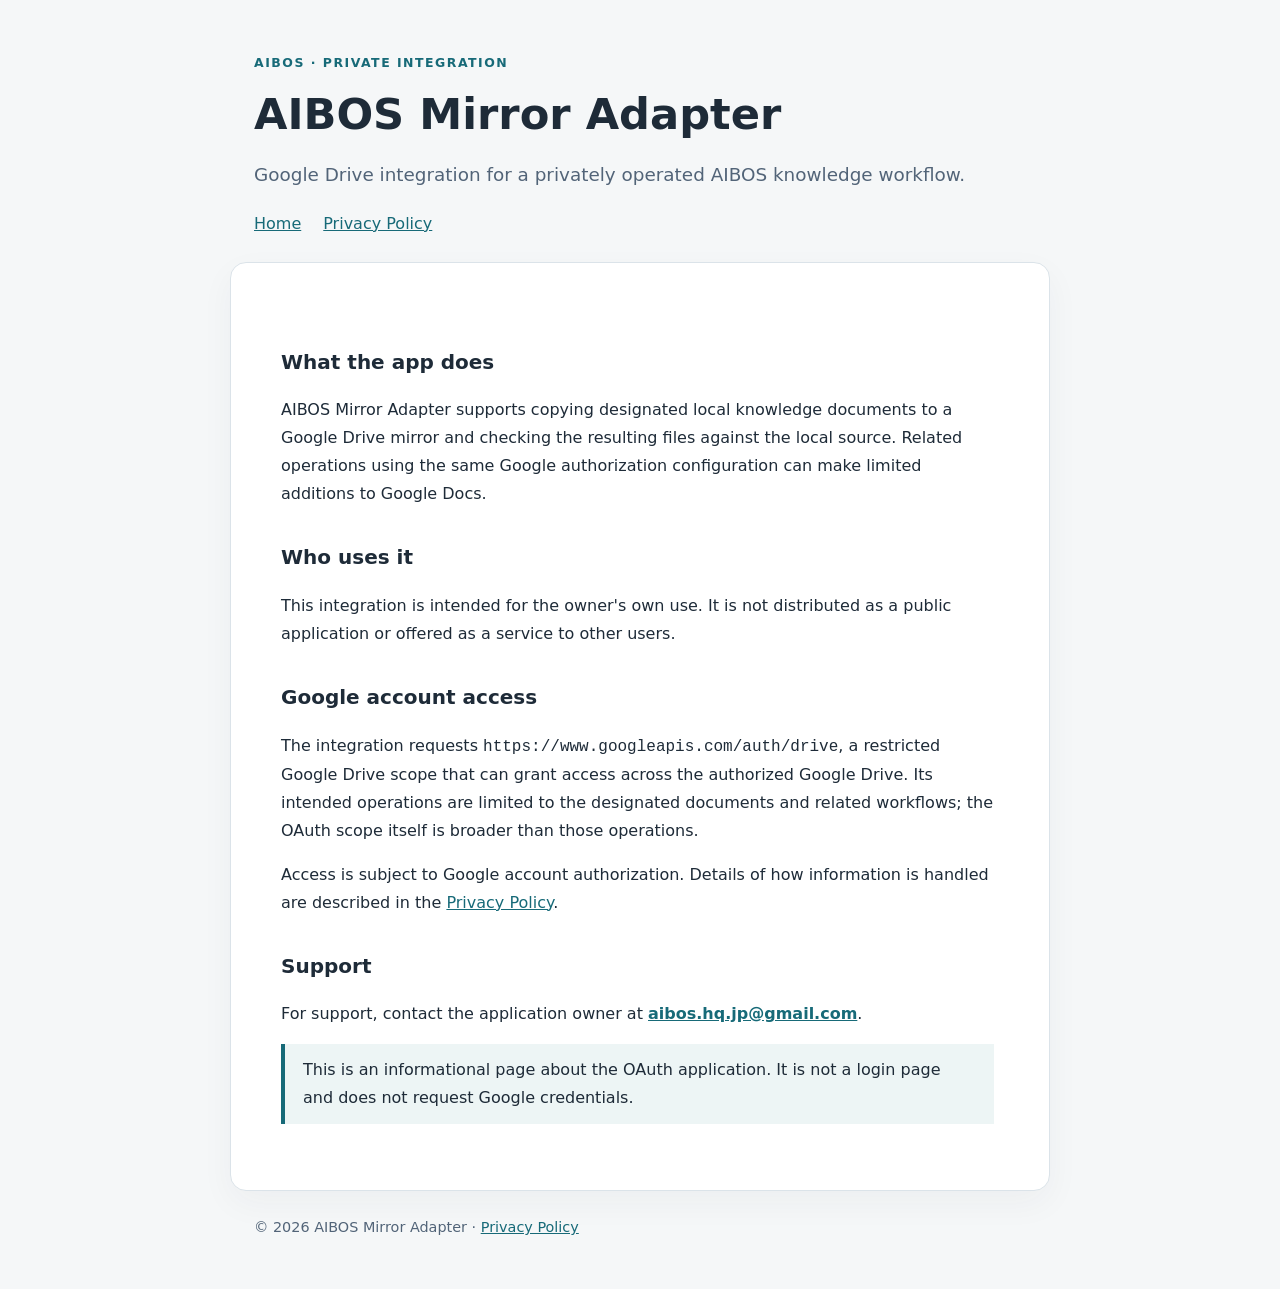
<file: index.html>
<!doctype html>
<html lang="en"><head><meta charset="utf-8"><meta name="viewport" content="width=device-width,initial-scale=1"><meta name="google-site-verification" content="_T1BqsVd5rCoLPoPLEhf7SWjX-OXPNV4OJFECTJy9j0" /><meta name="description" content="Information about AIBOS Mirror Adapter, a privately operated Google Drive integration."><title>AIBOS Mirror Adapter | App Information</title><link rel="stylesheet" href="styles.css"></head>
<body><header><span class="eyebrow">AIBOS · Private integration</span><h1>AIBOS Mirror Adapter</h1><p class="lead">Google Drive integration for a privately operated AIBOS knowledge workflow.</p><nav aria-label="Site navigation"><a href="index.html" aria-current="page">Home</a><a href="privacy.html">Privacy Policy</a></nav></header>
<main><h2>What the app does</h2><p>AIBOS Mirror Adapter supports copying designated local knowledge documents to a Google Drive mirror and checking the resulting files against the local source. Related operations using the same Google authorization configuration can make limited additions to Google Docs.</p>
<h2>Who uses it</h2><p>This integration is intended for the owner's own use. It is not distributed as a public application or offered as a service to other users.</p>
<h2>Google account access</h2><p>The integration requests <code>https://www.googleapis.com/auth/drive</code>, a restricted Google Drive scope that can grant access across the authorized Google Drive. Its intended operations are limited to the designated documents and related workflows; the OAuth scope itself is broader than those operations.</p><p>Access is subject to Google account authorization. Details of how information is handled are described in the <a href="privacy.html">Privacy Policy</a>.</p>
<h2>Support</h2><p>For support, contact the application owner at <strong><a href="mailto:aibos.hq.jp@gmail.com">aibos.hq.jp@gmail.com</a></strong>.</p>
<p class="note">This is an informational page about the OAuth application. It is not a login page and does not request Google credentials.</p></main><footer>© 2026 AIBOS Mirror Adapter · <a href="privacy.html">Privacy Policy</a></footer></body></html>
</file>
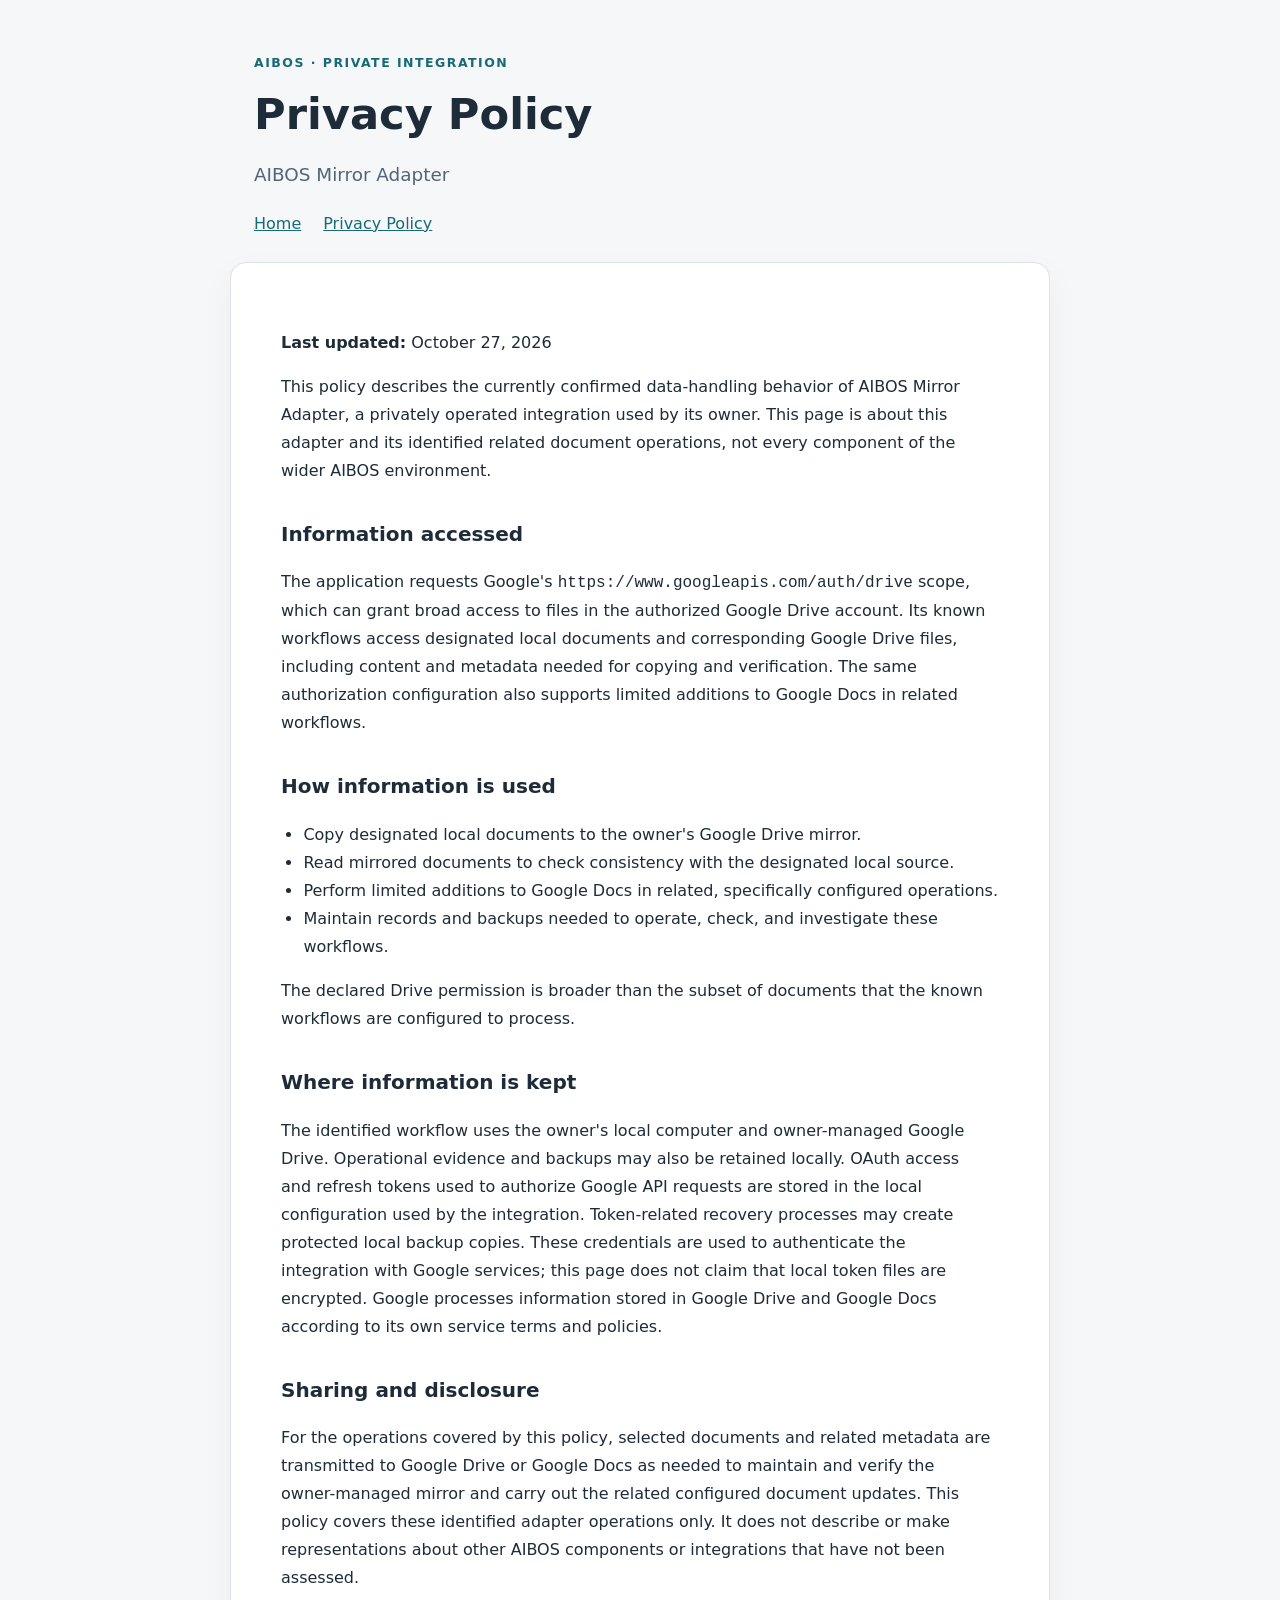
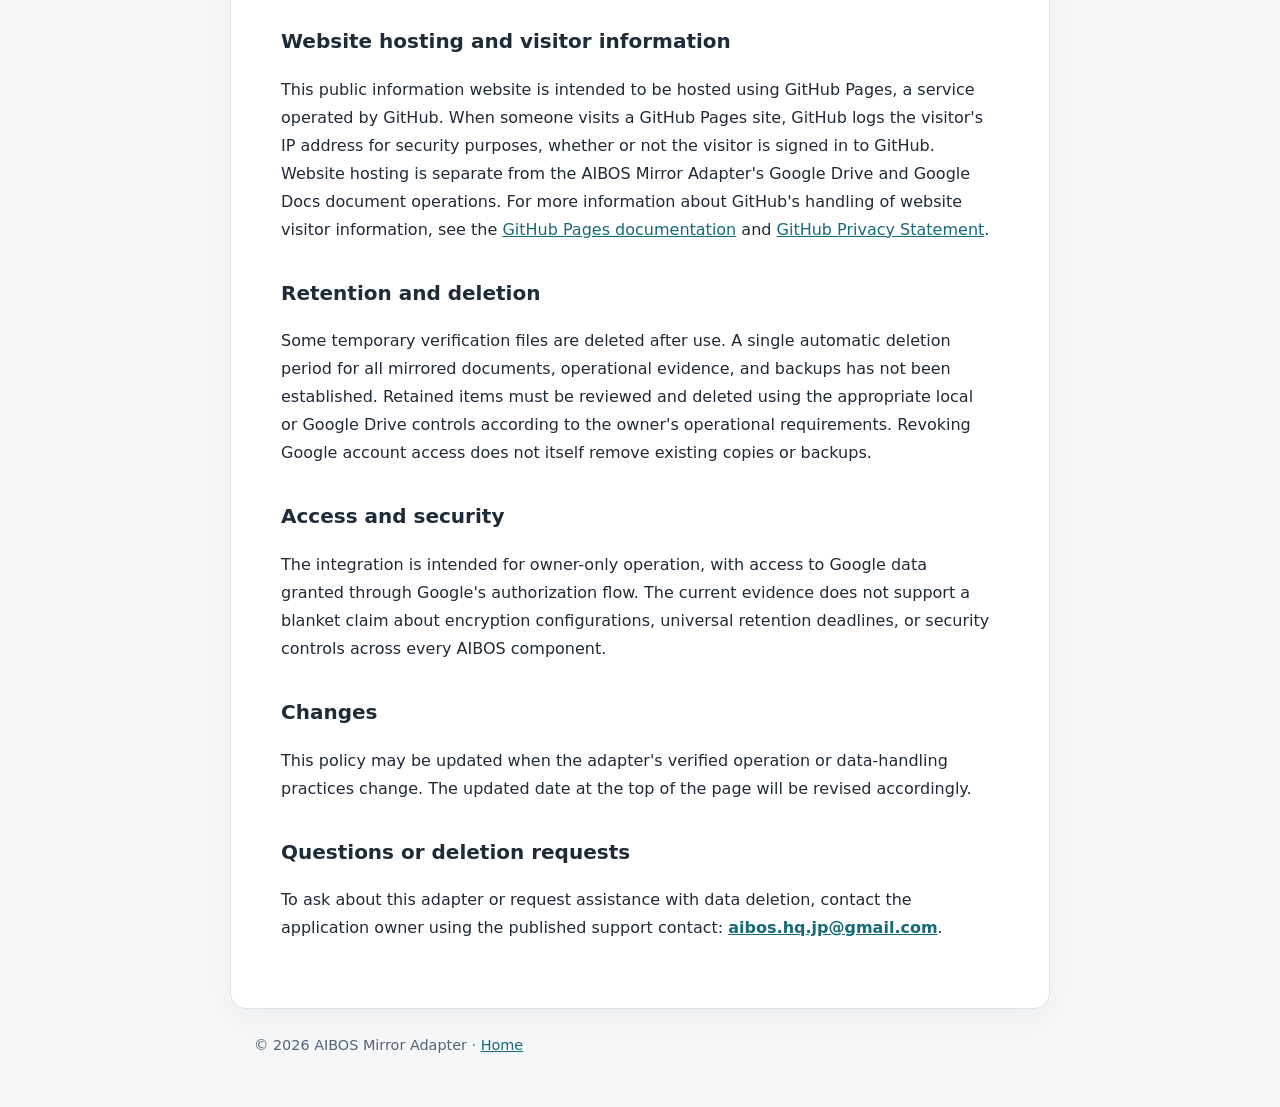
<file: privacy.html>
<!doctype html>
<html lang="en"><head><meta charset="utf-8"><meta name="viewport" content="width=device-width,initial-scale=1"><meta name="description" content="Privacy policy for AIBOS Mirror Adapter."><title>Privacy Policy | AIBOS Mirror Adapter</title><link rel="stylesheet" href="styles.css"></head>
<body><header><span class="eyebrow">AIBOS · Private integration</span><h1>Privacy Policy</h1><p class="lead">AIBOS Mirror Adapter</p><nav aria-label="Site navigation"><a href="index.html">Home</a><a href="privacy.html" aria-current="page">Privacy Policy</a></nav></header>
<main><p><strong>Last updated:</strong> October 27, 2026</p><p>This policy describes the currently confirmed data-handling behavior of AIBOS Mirror Adapter, a privately operated integration used by its owner. This page is about this adapter and its identified related document operations, not every component of the wider AIBOS environment.</p>
<h2>Information accessed</h2><p>The application requests Google's <code>https://www.googleapis.com/auth/drive</code> scope, which can grant broad access to files in the authorized Google Drive account. Its known workflows access designated local documents and corresponding Google Drive files, including content and metadata needed for copying and verification. The same authorization configuration also supports limited additions to Google Docs in related workflows.</p>
<h2>How information is used</h2><ul><li>Copy designated local documents to the owner's Google Drive mirror.</li><li>Read mirrored documents to check consistency with the designated local source.</li><li>Perform limited additions to Google Docs in related, specifically configured operations.</li><li>Maintain records and backups needed to operate, check, and investigate these workflows.</li></ul><p>The declared Drive permission is broader than the subset of documents that the known workflows are configured to process.</p>
<h2>Where information is kept</h2><p>The identified workflow uses the owner's local computer and owner-managed Google Drive. Operational evidence and backups may also be retained locally. OAuth access and refresh tokens used to authorize Google API requests are stored in the local configuration used by the integration. Token-related recovery processes may create protected local backup copies. These credentials are used to authenticate the integration with Google services; this page does not claim that local token files are encrypted. Google processes information stored in Google Drive and Google Docs according to its own service terms and policies.</p>
<h2>Sharing and disclosure</h2><p>For the operations covered by this policy, selected documents and related metadata are transmitted to Google Drive or Google Docs as needed to maintain and verify the owner-managed mirror and carry out the related configured document updates. This policy covers these identified adapter operations only. It does not describe or make representations about other AIBOS components or integrations that have not been assessed.</p>
<h2>Website hosting and visitor information</h2><p>This public information website is intended to be hosted using GitHub Pages, a service operated by GitHub. When someone visits a GitHub Pages site, GitHub logs the visitor's IP address for security purposes, whether or not the visitor is signed in to GitHub. Website hosting is separate from the AIBOS Mirror Adapter's Google Drive and Google Docs document operations. For more information about GitHub's handling of website visitor information, see the <a href="https://docs.github.com/en/pages/getting-started-with-github-pages/what-is-github-pages">GitHub Pages documentation</a> and <a href="https://docs.github.com/en/site-policy/privacy-policies/github-general-privacy-statement">GitHub Privacy Statement</a>.</p>
<h2>Retention and deletion</h2><p>Some temporary verification files are deleted after use. A single automatic deletion period for all mirrored documents, operational evidence, and backups has not been established. Retained items must be reviewed and deleted using the appropriate local or Google Drive controls according to the owner's operational requirements. Revoking Google account access does not itself remove existing copies or backups.</p>
<h2>Access and security</h2><p>The integration is intended for owner-only operation, with access to Google data granted through Google's authorization flow. The current evidence does not support a blanket claim about encryption configurations, universal retention deadlines, or security controls across every AIBOS component.</p>
<h2>Changes</h2><p>This policy may be updated when the adapter's verified operation or data-handling practices change. The updated date at the top of the page will be revised accordingly.</p>
<h2>Questions or deletion requests</h2><p>To ask about this adapter or request assistance with data deletion, contact the application owner using the published support contact: <strong><a href="mailto:aibos.hq.jp@gmail.com">aibos.hq.jp@gmail.com</a></strong>.</p></main><footer>© 2026 AIBOS Mirror Adapter · <a href="index.html">Home</a></footer></body></html>
</file>
<file: styles.css>
:root{color-scheme:light;--ink:#1e2b38;--muted:#526478;--line:#dbe3e9;--bg:#f5f7f8;--paper:#fff;--accent:#176a78}*{box-sizing:border-box}body{margin:0;background:var(--bg);color:var(--ink);font:16px/1.75 system-ui,-apple-system,BlinkMacSystemFont,"Segoe UI",sans-serif}header,main,footer{max-width:820px;margin:auto;padding:24px}header{padding-top:48px}main{background:var(--paper);border:1px solid var(--line);border-radius:16px;padding:clamp(22px,5vw,50px);box-shadow:0 12px 34px #26374a0b}h1{font-size:clamp(1.9rem,4vw,2.7rem);line-height:1.2;margin:.3em 0}h2{font-size:1.25rem;margin-top:2rem}p,li{max-width:70ch}a{color:var(--accent)}.eyebrow{font-weight:700;letter-spacing:.12em;text-transform:uppercase;font-size:.78rem;color:var(--accent)}.lead{font-size:1.15rem;color:var(--muted)}nav{display:flex;gap:22px;flex-wrap:wrap}footer{color:var(--muted);font-size:.9rem;padding-bottom:50px}.note{background:#edf5f5;border-left:4px solid var(--accent);padding:12px 18px}.pending{background:#fff5dc;border-left:4px solid #b06a00;padding:12px 18px}code{overflow-wrap:anywhere}ul{padding-left:1.4em}
</file>
